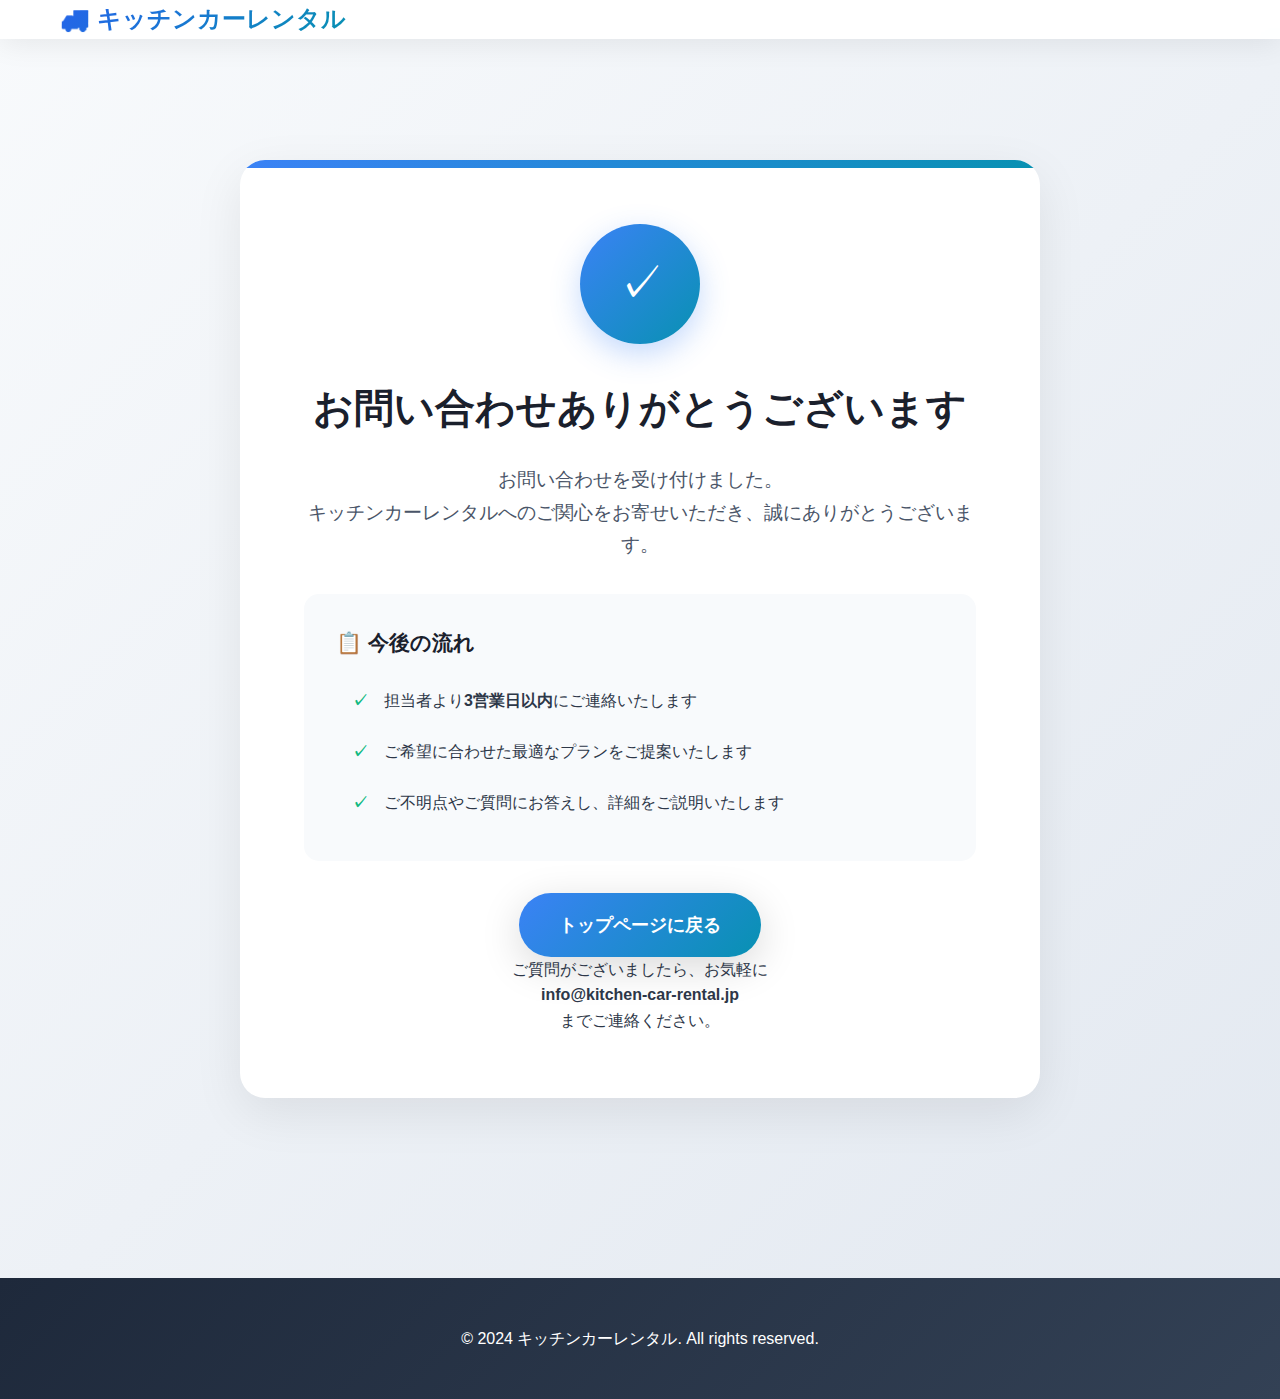
<file: thanks.html>
<!DOCTYPE html>
<html lang="ja">
<head>
    <meta charset="UTF-8">
    <meta name="viewport" content="width=device-width, initial-scale=1.0">
    <title>お問い合わせありがとうございます | キッチンカーレンタル</title>
    <link rel="stylesheet" href="styles.css">
    <link rel="stylesheet" href="thanks.css">
</head>
<body>
    <!-- Header -->
    <header>
        <nav class="container">
            <a href="index.html" class="logo">🚚 キッチンカーレンタル</a>
        </nav>
    </header>

    <!-- Thanks Section -->
    <section class="thanks-section">
        <div class="container">
            <div class="thanks-card">
                <div class="thanks-icon">✓</div>
                <h1 class="thanks-title">お問い合わせありがとうございます</h1>
                <p class="thanks-message">
                    お問い合わせを受け付けました。<br>
                    キッチンカーレンタルへのご関心をお寄せいただき、誠にありがとうございます。
                </p>

                <div class="next-steps">
                    <h3>📋 今後の流れ</h3>
                    <ul>
                        <li>担当者より<strong>3営業日以内</strong>にご連絡いたします</li>
                        <li>ご希望に合わせた最適なプランをご提案いたします</li>
                        <li>ご不明点やご質問にお答えし、詳細をご説明いたします</li>
                    </ul>
                </div>

                <a href="index.html" class="cta-button">トップページに戻る</a>

                <p>
                    ご質問がございましたら、お気軽に<br>
                    <strong>info@kitchen-car-rental.jp</strong><br>
                    までご連絡ください。
                </p>
            </div>
        </div>
    </section>

    <!-- Footer -->
    <footer>
        <div class="container">
            <p>&copy; 2024 キッチンカーレンタル. All rights reserved.</p>
        </div>
    </footer>
</body>
</html>
</file>
<file: styles.css>
/* 共通スタイル */
* {
    margin: 0;
    padding: 0;
    box-sizing: border-box;
}

body {
    font-family: 'Hiragino Sans', 'Yu Gothic', 'Meiryo', sans-serif;
    line-height: 1.6;
    color: #2d3748;
}

.container {
    max-width: 1200px;
    margin: 0 auto;
    padding: 0 20px;
}

/* Header */
header {
    background: rgba(255, 255, 255, 0.95);
    backdrop-filter: blur(15px);
    position: fixed;
    top: 0;
    width: 100%;
    z-index: 1000;
    box-shadow: 0 4px 30px rgba(0, 0, 0, 0.08);
    border-bottom: 1px solid rgba(255, 255, 255, 0.2);
}

nav {
    display: flex;
    justify-content: space-between;
    align-items: center;
    padding: 1rem 0;
}

.logo {
    font-size: 1.5rem;
    font-weight: 700;
    background: linear-gradient(135deg, #2563eb, #0891b2);
    -webkit-background-clip: text;
    -webkit-text-fill-color: transparent;
    background-clip: text;
    text-decoration: none;
}

.nav-links {
    display: flex;
    list-style: none;
    gap: 2.5rem;
}

.nav-links a {
    text-decoration: none;
    color: #4a5568;
    font-weight: 500;
    transition: all 0.3s ease;
    position: relative;
}

.nav-links a:hover {
    color: #2563eb;
}

.nav-links a::after {
    content: '';
    position: absolute;
    width: 0;
    height: 2px;
    bottom: -5px;
    left: 0;
    background: linear-gradient(135deg, #2563eb, #0891b2);
    transition: width 0.3s ease;
}

.nav-links a:hover::after {
    width: 100%;
}

.hamburger {
    display: none;
    flex-direction: column;
    cursor: pointer;
}

.hamburger span {
    width: 25px;
    height: 3px;
    background: #4a5568;
    margin: 3px 0;
    transition: 0.3s;
    border-radius: 2px;
}

/* Common Button Styles */
.cta-button {
    display: inline-block;
    background: linear-gradient(135deg, #3b82f6, #0891b2);
    color: white;
    padding: 18px 40px;
    border-radius: 60px;
    text-decoration: none;
    font-weight: 700;
    font-size: 1.1rem;
    transition: all 0.3s ease;
    box-shadow: 0 10px 40px rgba(0, 0, 0, 0.15);
}

.cta-button:hover {
    transform: translateY(-3px);
    box-shadow: 0 15px 50px rgba(0, 0, 0, 0.25);
}

.cta-button.white {
    background: white;
    color: #1e40af;
}

/* Section Styles */
section {
    padding: 100px 0;
}

.section-title {
    text-align: center;
    font-size: 2.8rem;
    margin-bottom: 1rem;
    color: #1a202c;
    font-weight: 700;
    letter-spacing: -0.02em;
}

.section-subtitle {
    text-align: center;
    font-size: 1.2rem;
    color: #718096;
    margin-bottom: 4rem;
    max-width: 700px;
    margin-left: auto;
    margin-right: auto;
    line-height: 1.7;
}

/* Footer */
footer {
    background: linear-gradient(135deg, #1e293b, #334155);
    color: white;
    text-align: center;
    padding: 3rem 0;
}

/* Responsive */
@media (max-width: 768px) {
    .nav-links {
        display: none;
        position: absolute;
        top: 100%;
        left: 0;
        width: 100%;
        background: white;
        flex-direction: column;
        padding: 2rem;
        box-shadow: 0 10px 30px rgba(0, 0, 0, 0.1);
        border-radius: 0 0 20px 20px;
    }

    .nav-links.active {
        display: flex;
    }

    .hamburger {
        display: flex;
    }

    .section-title {
        font-size: 2.2rem;
    }

    section {
        padding: 60px 0;
    }
}

@media (max-width: 480px) {
    .container {
        padding: 0 15px;
    }
}
</file>
<file: thanks.css>
/* Thanks.html専用スタイル */

body {
    background: linear-gradient(135deg, #f8fafc 0%, #e2e8f0 100%);
    min-height: 100vh;
}

/* Thanks Section */
.thanks-section {
    padding: 160px 0 100px;
    text-align: center;
}

.thanks-card {
    background: white;
    border-radius: 25px;
    padding: 4rem;
    box-shadow: 0 15px 50px rgba(0, 0, 0, 0.08);
    max-width: 800px;
    margin: 0 auto;
    position: relative;
    overflow: hidden;
}

.thanks-card::before {
    content: '';
    position: absolute;
    top: 0;
    left: 0;
    width: 100%;
    height: 8px;
    background: linear-gradient(135deg, #3b82f6, #0891b2);
}

.thanks-icon {
    width: 120px;
    height: 120px;
    background: linear-gradient(135deg, #3b82f6, #0891b2);
    border-radius: 50%;
    margin: 0 auto 2rem;
    display: flex;
    align-items: center;
    justify-content: center;
    font-size: 3rem;
    color: white;
    box-shadow: 0 10px 30px rgba(59, 130, 246, 0.3);
}

.thanks-title {
    font-size: 2.5rem;
    margin-bottom: 1.5rem;
    color: #1a202c;
    font-weight: 700;
}

.thanks-message {
    font-size: 1.2rem;
    color: #4a5568;
    margin-bottom: 2rem;
    line-height: 1.7;
}

.next-steps {
    background: #f8fafc;
    padding: 2rem;
    border-radius: 15px;
    margin-bottom: 2rem;
    text-align: left;
}

.next-steps h3 {
    font-size: 1.3rem;
    margin-bottom: 1rem;
    color: #1a202c;
    display: flex;
    align-items: center;
    gap: 0.5rem;
}

.next-steps ul {
    list-style: none;
    margin-left: 1rem;
}

.next-steps li {
    padding: 0.8rem 0;
    position: relative;
    padding-left: 2rem;
}

.next-steps li::before {
    content: '✓';
    position: absolute;
    left: 0;
    color: #10b981;
    font-weight: bold;
}

.additional-links {
    margin-top: 2rem;
    display: flex;
    justify-content: center;
    gap: 2rem;
    flex-wrap: wrap;
}

.additional-link {
    display: flex;
    align-items: center;
    gap: 0.5rem;
    color: #3b82f6;
    text-decoration: none;
    font-weight: 500;
    transition: all 0.3s ease;
}

.additional-link:hover {
    color: #2563eb;
}

.social-links {
    margin-top: 3rem;
    display: flex;
    justify-content: center;
    gap: 1.5rem;
}

.social-link {
    width: 50px;
    height: 50px;
    background: white;
    border-radius: 50%;
    display: flex;
    align-items: center;
    justify-content: center;
    font-size: 1.5rem;
    color: #3b82f6;
    text-decoration: none;
    transition: all 0.3s ease;
    box-shadow: 0 5px 15px rgba(0, 0, 0, 0.1);
}

.social-link:hover {
    transform: translateY(-3px);
    box-shadow: 0 10px 25px rgba(59, 130, 246, 0.2);
    color: #2563eb;
}

footer {
    margin-top: 5rem;
}

/* Responsive */
@media (max-width: 768px) {
    .thanks-card {
        padding: 2.5rem;
    }

    .thanks-title {
        font-size: 2rem;
    }

    .thanks-icon {
        width: 100px;
        height: 100px;
        font-size: 2.5rem;
    }
}

@media (max-width: 480px) {
    .thanks-section {
        padding: 120px 0 60px;
    }

    .thanks-card {
        padding: 2rem 1.5rem;
    }

    .thanks-title {
        font-size: 1.8rem;
    }

    .thanks-icon {
        width: 80px;
        height: 80px;
        font-size: 2rem;
    }

    .additional-links {
        flex-direction: column;
        gap: 1rem;
        align-items: center;
    }
}
</file>
